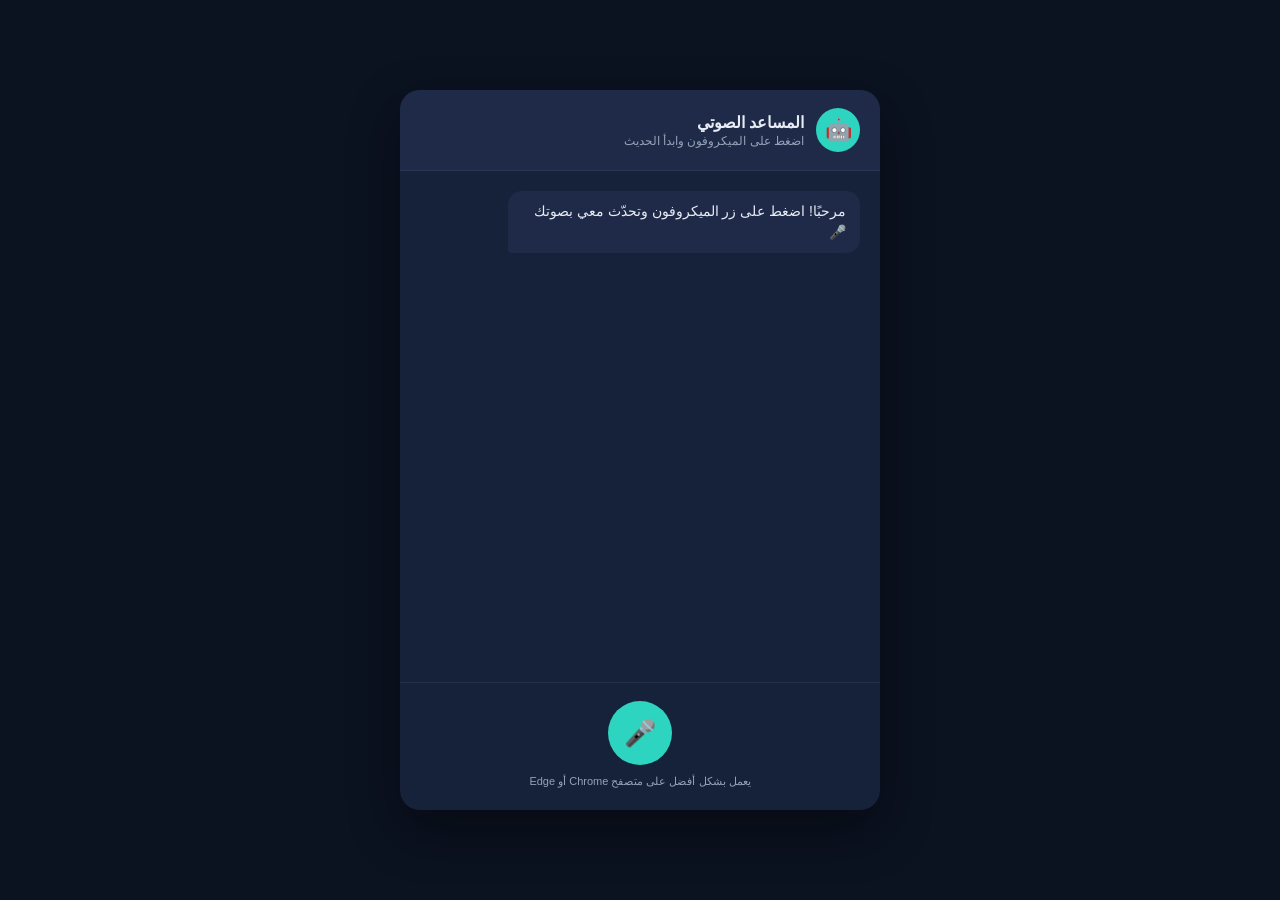
<file: WebAndApplicationProgramming/Task-03-Voice-Chatbot-Gemini/index.html>
<!DOCTYPE html>
<html lang="ar" dir="rtl">
<head>
  <meta charset="UTF-8">
  <meta name="viewport" content="width=device-width, initial-scale=1.0">
  <title>شات بوت صوتي - Gemini</title>
  <link rel="stylesheet" href="style.css">
</head>
<body>

  <div class="chat-container">
    <header class="chat-header">
      <div class="bot-avatar">🤖</div>
      <div>
        <h1>المساعد الصوتي</h1>
        <p id="statusText">اضغط على الميكروفون وابدأ الحديث</p>
      </div>
    </header>

    <div id="chatLog" class="chat-log">
      <div class="message bot">
        <p>مرحبًا! اضغط على زر الميكروفون وتحدّث معي بصوتك 🎤</p>
      </div>
    </div>

    <div class="chat-input">
      <button id="micBtn" class="mic-btn" title="اضغط للتحدث">
        <span id="micIcon">🎤</span>
      </button>
      <p class="hint">يعمل بشكل أفضل على متصفح Chrome أو Edge</p>
    </div>
  </div>

  <script src="app.js?v=1"></script>
</body>
</html>
</file>
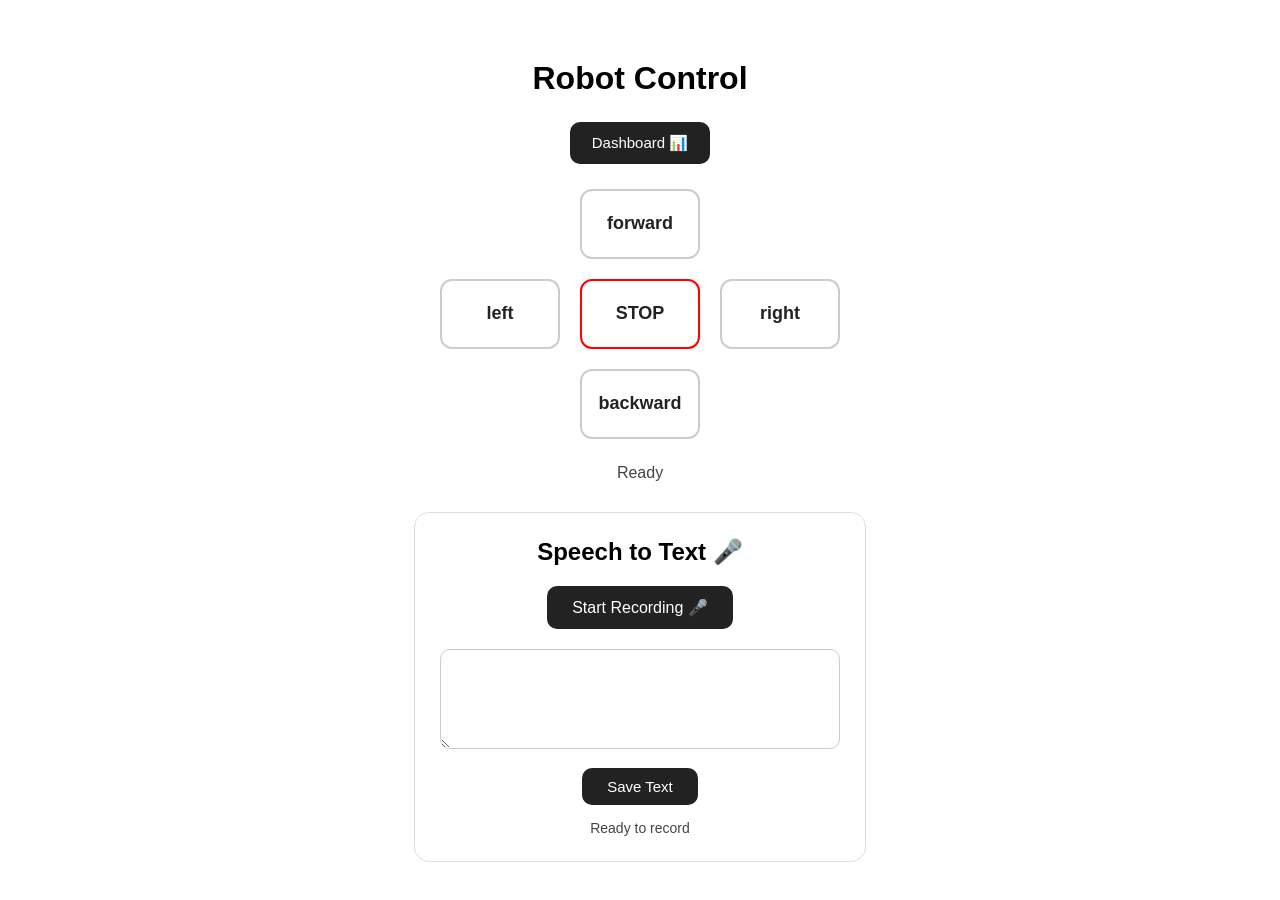
<file: WebAndApplicationProgramming/Task-04-Robot-Control-System/index.html>
<!DOCTYPE html>
<html lang="ar" dir="rtl">

<head>
<meta charset="UTF-8">
<meta name="viewport" content="width=device-width, initial-scale=1.0">

<title>Robot Control Panel</title>

<style>
    
.dashboard-btn {
    display: inline-block;
    margin-bottom: 25px;
    padding: 12px 22px;
    background: #222;
    color: white;
    text-decoration: none;
    border-radius: 10px;
    font-size: 15px;
}

.dashboard-btn:hover {
    background: #444;
}

body {
    display: flex;
    flex-direction: column;
    justify-content: center;
    align-items: center;

    min-height: 100vh;
    margin: 0;

    background: #fff;

    font-family: Arial, Helvetica, sans-serif;

    gap: 30px;
}


/* =========================
   ROBOT CONTROL
========================= */

.control-section {
    text-align: center;
}

.control-section h1 {
    margin-bottom: 25px;
}


/* Control Pad */

.control-pad {

    display: grid;

    grid-template-columns: repeat(3, 120px);
    grid-template-rows: repeat(3, 70px);

    gap: 20px;

    justify-items: center;
    align-items: center;

    direction: ltr;
}


.btn {

    width: 100%;
    height: 100%;

    border: 2px solid #ccc;

    border-radius: 12px;

    background: #fff;

    font-size: 18px;

    font-weight: bold;

    color: #222;

    cursor: pointer;

    display: flex;

    align-items: center;
    justify-content: center;

    transition: 0.2s ease;
}


.btn:hover {

    background: #f5f5f5;

}


.btn.stop {

    border-color: red;

}


.forward {

    grid-column: 2;
    grid-row: 1;

}


.left {

    grid-column: 1;
    grid-row: 2;

}


.stop {

    grid-column: 2;
    grid-row: 2;

}


.right {

    grid-column: 3;
    grid-row: 2;

}


.backward {

    grid-column: 2;
    grid-row: 3;

}


#status {

    margin-top: 25px;

    font-size: 16px;

    color: #444;

}


/* =========================
   VOICE SECTION
========================= */

.voice-section {

    width: 400px;

    max-width: 90%;

    text-align: center;

    border: 1px solid #ddd;

    border-radius: 15px;

    padding: 25px;

}


.voice-section h2 {

    margin-top: 0;

}


#startVoice {

    padding: 12px 25px;

    border: none;

    border-radius: 10px;

    background: #222;

    color: white;

    font-size: 16px;

    cursor: pointer;

}


#startVoice:hover {

    background: #444;

}


#startVoice.recording {

    background: red;

}


#voiceText {

    width: 100%;

    min-height: 100px;

    margin-top: 20px;

    padding: 10px;

    box-sizing: border-box;

    border: 1px solid #ccc;

    border-radius: 10px;

    font-size: 16px;

    resize: vertical;

}


#saveVoice {

    margin-top: 15px;

    padding: 10px 25px;

    border: none;

    border-radius: 10px;

    background: #222;

    color: white;

    font-size: 15px;

    cursor: pointer;

}


#saveVoice:hover {

    background: #444;

}


#voiceStatus {

    margin-top: 15px;

    font-size: 14px;

    color: #444;

}

</style>

</head>


<body>


<!-- =========================
     ROBOT CONTROL
========================= -->

<div class="control-section">
    
    <h1>Robot Control</h1>

    <a href="dashboard.php" class="dashboard-btn">
    📊 Dashboard
    </a>
    
    
    <div class="control-pad">

        <button
            class="btn forward"
            onclick="sendCommand('forward')">
              forward
        </button>


        <button
            class="btn left"
            onclick="sendCommand('left')">
            left
        </button>


        <button
            class="btn stop"
            onclick="sendCommand('stop')">
            STOP
        </button>


        <button
            class="btn right"
            onclick="sendCommand('right')">
            right
        </button>


        <button
            class="btn backward"
            onclick="sendCommand('backward')">
            backward
        </button>

    </div>


    <div id="status">
        Ready
    </div>

</div>



<!-- =========================
     VOICE TO TEXT
========================= -->

<div class="voice-section">

    <h2>🎤 Speech to Text</h2>


    <button id="startVoice">
        🎤 Start Recording
    </button>


    <textarea
        id="voiceText"
        placeholder="Speak and the text will appear here...."
        readonly>
    </textarea>


    <br>


    <button id="saveVoice">
        Save Text
    </button>


    <div id="voiceStatus">
        Ready to record
    </div>

</div>



<script>


/* =========================
   ROBOT COMMAND
========================= */

function sendCommand(cmd) {

    document.getElementById('status').innerText =
        'Sending...';


    fetch('update_command.php', {

        method: 'POST',

        headers: {
            'Content-Type':
            'application/x-www-form-urlencoded'
        },

        body:
            'command=' +
            encodeURIComponent(cmd)

    })

    .then(res => res.json())

    .then(data => {

        if (data.status === 'success') {

            document.getElementById('status').innerText =
                'The table has been updated:' +
                data.button +
                ' -> "' +
                data.stored_as +
                '"';

        }

        else {

            document.getElementById('status').innerText =
                'Error: ' +
                data.message;

        }

    })

    .catch(err => {

        document.getElementById('status').innerText =
            'Connection to server failed';

    });

}



/* =========================
   SPEECH TO TEXT
========================= */


/*
   Check browser support
*/

const SpeechRecognition =
    window.SpeechRecognition ||
    window.webkitSpeechRecognition;


const startVoiceButton =
    document.getElementById('startVoice');


const voiceText =
    document.getElementById('voiceText');


const voiceStatus =
    document.getElementById('voiceStatus');


let recognition;


if (!SpeechRecognition) {

    startVoiceButton.disabled = true;

    voiceStatus.innerText =
        'Your browser does not support speech to text. Use Google Chrome.';

}

else {

    recognition = new SpeechRecognition();


    /*
       Language
       en-US = English
       ar-SA = Arabic
    */

    recognition.lang = 'en-US';


    recognition.continuous = false;


    recognition.interimResults = false;



    /*
       Start recording
    */

    startVoiceButton.addEventListener(
        'click',
        function () {

            voiceText.value = '';

            voiceStatus.innerText =
                '🎤 Listening now... Speak up';

            startVoiceButton.innerText =
                '🔴 Recording...';


            startVoiceButton.classList.add(
                'recording'
            );


            recognition.start();

        }
    );



    /*
       Speech result
    */

    recognition.onresult = function(event) {

        const text =
            event.results[0][0].transcript;


        voiceText.value = text;


        voiceStatus.innerText =
            'The audio has been converted to text';
    };



    /*
       Recording ended
    */

    recognition.onend = function() {

        startVoiceButton.innerText =
            '🎤 Start Recording';


        startVoiceButton.classList.remove(
            'recording'
        );

    };



    /*
       Error
    */

    recognition.onerror = function(event) {

        voiceStatus.innerText =
            'An error occurred:' +
            event.error;


        startVoiceButton.innerText =
            '🎤 Start Recording';


        startVoiceButton.classList.remove(
            'recording'
        );

    };

}



/* =========================
   SAVE VOICE TEXT
========================= */

document
.getElementById('saveVoice')
.addEventListener(
    'click',
    function() {


        const text =
            voiceText.value.trim();


        if (text === '') {

            voiceStatus.innerText =
                '⚠️ No text to save';

            return;

        }


        voiceStatus.innerText =
               'Text being saved...';



        fetch('save_voice.php', {

            method: 'POST',

            headers: {

                'Content-Type':
                'application/x-www-form-urlencoded'

            },

            body:
                'text=' +
                encodeURIComponent(text)

        })


        .then(res => res.json())


        .then(data => {


            if (data.status === 'success') {

                voiceStatus.innerText =
                    '✅ The text has been saved to the database';

            }

            else {

                voiceStatus.innerText =
                    '❌ Error: ' +
                    data.message;

            }

        })


        .catch(error => {

            voiceStatus.innerText =
                '❌ Server connection failed';
        });

    }
);

</script>


</body>

</html>
</file>
<file: WebAndApplicationProgramming/Task-03-Voice-Chatbot-Gemini/style.css>
:root {
  --bg: #0b1220;
  --card: #16213a;
  --card-light: #1e2a47;
  --text: #e7ecf5;
  --muted: #94a3b8;
  --teal: #2dd4bf;
  --amber: #f59e0b;
  --user-bubble: #2dd4bf;
  --bot-bubble: #1e2a47;
}

* {
  box-sizing: border-box;
}

body {
  margin: 0;
  min-height: 100vh;
  display: flex;
  align-items: center;
  justify-content: center;
  background: var(--bg);
  font-family: "Segoe UI", Tahoma, Arial, sans-serif;
  color: var(--text);
}

.chat-container {
  width: 100%;
  max-width: 480px;
  height: 90vh;
  max-height: 720px;
  background: var(--card);
  border-radius: 20px;
  display: flex;
  flex-direction: column;
  overflow: hidden;
  box-shadow: 0 20px 50px rgba(0, 0, 0, 0.4);
}

.chat-header {
  display: flex;
  align-items: center;
  gap: 12px;
  padding: 18px 20px;
  background: var(--card-light);
  border-bottom: 1px solid rgba(255, 255, 255, 0.06);
}

.bot-avatar {
  width: 44px;
  height: 44px;
  border-radius: 50%;
  background: var(--teal);
  display: flex;
  align-items: center;
  justify-content: center;
  font-size: 22px;
  flex-shrink: 0;
}

.chat-header h1 {
  margin: 0;
  font-size: 16px;
}

.chat-header p {
  margin: 2px 0 0;
  font-size: 12px;
  color: var(--muted);
}

.chat-log {
  flex: 1;
  overflow-y: auto;
  padding: 20px;
  display: flex;
  flex-direction: column;
  gap: 12px;
}

.message {
  max-width: 80%;
  padding: 10px 14px;
  border-radius: 14px;
  line-height: 1.5;
  font-size: 14px;
  word-wrap: break-word;
}

.message p {
  margin: 0;
}

.message.bot {
  align-self: flex-start;
  background: var(--bot-bubble);
  border-bottom-left-radius: 4px;
}

.message.user {
  align-self: flex-end;
  background: var(--user-bubble);
  color: #0b1220;
  font-weight: 600;
  border-bottom-right-radius: 4px;
}

.message.thinking p {
  color: var(--muted);
  font-style: italic;
}

.chat-input {
  padding: 18px 20px 22px;
  text-align: center;
  border-top: 1px solid rgba(255, 255, 255, 0.06);
}

.mic-btn {
  width: 64px;
  height: 64px;
  border-radius: 50%;
  border: none;
  background: var(--teal);
  color: #0b1220;
  font-size: 26px;
  cursor: pointer;
  transition: transform 0.15s ease, box-shadow 0.15s ease;
  box-shadow: 0 0 0 0 rgba(45, 212, 191, 0.5);
}

.mic-btn:hover {
  transform: scale(1.05);
}

.mic-btn.listening {
  background: var(--amber);
  animation: pulse 1.4s infinite;
}

@keyframes pulse {
  0% { box-shadow: 0 0 0 0 rgba(245, 158, 11, 0.55); }
  70% { box-shadow: 0 0 0 18px rgba(245, 158, 11, 0); }
  100% { box-shadow: 0 0 0 0 rgba(245, 158, 11, 0); }
}

.hint {
  margin: 10px 0 0;
  font-size: 11px;
  color: var(--muted);
}

/* scrollbar */
.chat-log::-webkit-scrollbar {
  width: 6px;
}
.chat-log::-webkit-scrollbar-thumb {
  background: var(--card-light);
  border-radius: 3px;
}
</file>
